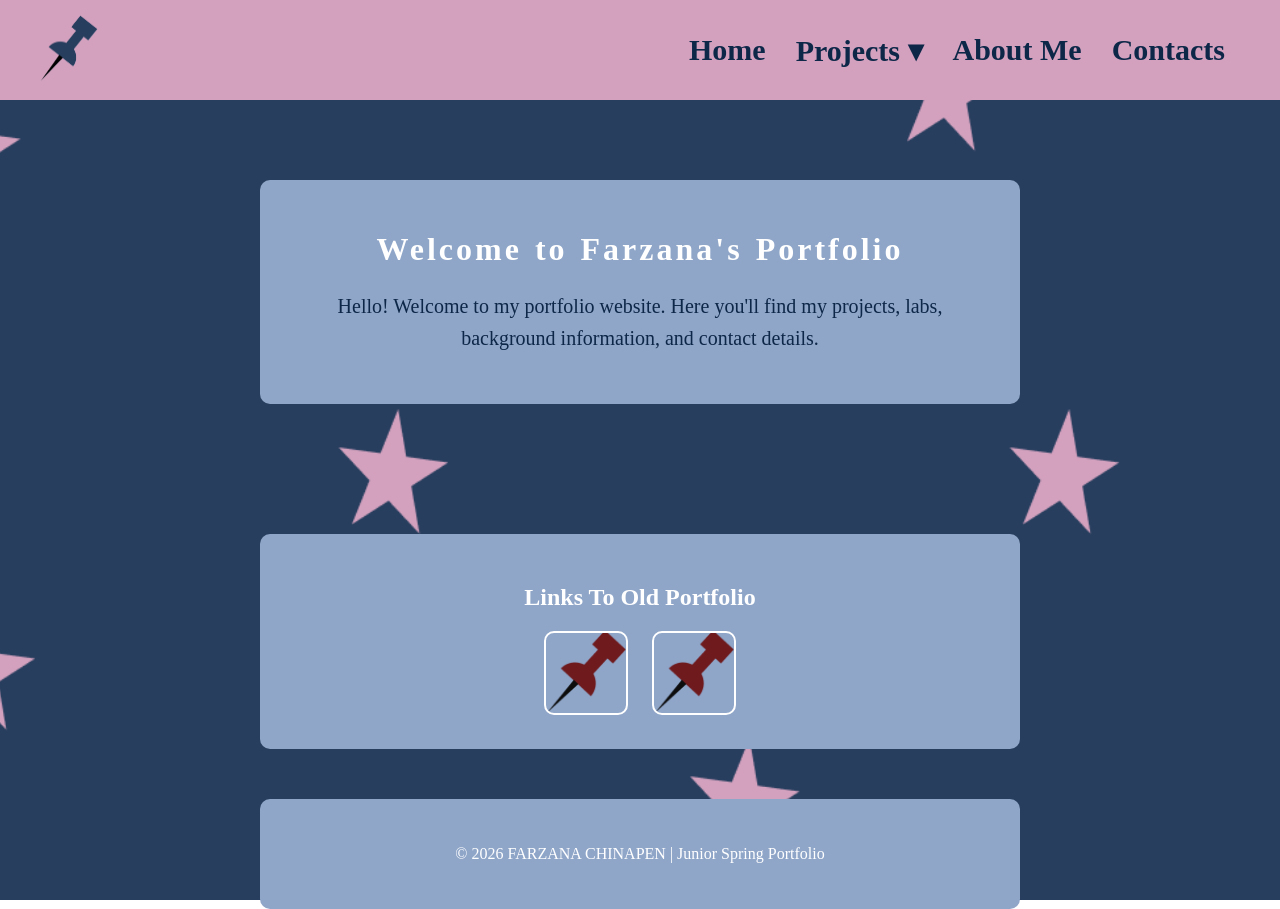
<file: index.html>
<!DOCTYPE html>
<html>
  <head>
    <title>FARZANA CHINAPEN ~ JUNIOR SPRING PORTFOLIO</title>
    <link rel="stylesheet" href="home.css">
    <link rel="icon" type="image/x-icon" href="Favicon-pin.png" />
  </head>
  <body>
    <nav>
      <div class="logo">
        <img src="Favicon-pin.png" alt="Logo" width="60px">
      </div>

      <ul>
        <li><a href="index.html">Home</a></li>

        <li class="dropdown">
          <a href="projects.html">Projects ▾</a>

          <ul class="dropdown-menu">
            <li><a href="unity-projects.html">Unity Projects</a></li>
            <li><a href="labs.html">Labs</a></li>
          </ul>
        </li>

        <li><a href="about.html">About Me</a></li>
        <li><a href="contact.html">Contacts</a></li>
      </ul>
    </nav>

    <div class="container">
      <div class="card">
        <h1>Welcome to Farzana's Portfolio</h1>
        <p>
          Hello! Welcome to my portfolio website.
          Here you'll find my projects, labs,
          background information, and contact details.
        </p>
      </div>
    </div>

 <!-- QUICK LINKS CARD (optional) -->
    <div class="container">
    <section class="resource-card">
      <h2>Links To Old Portfolio</h2>

      <div class="skill-images">
        <!-- Old portfolio -->
        <a href="https://farzanac.github.io/FC_Junior_Portfolio/" target="_blank" rel="noopener">
          <div class="picture">
            <img src="redpindecor.png" class="link-pic" alt="Old Portfolio"/>
          </div>
        </a>
      

        <a href="https://thomas-a-edison-cte-hs.github.io/farzanac/" target="_blank" rel="noopener">
          <div class="picture">
            <img src="redpindecor.png" class="link-pic" alt="Old Portfolio" />
          </div>
        </a>
        </div>
        </div>



  <!-- FOOTER -->
  <footer class="resource-card">
    <p>© <span id="year"></span> FARZANA CHINAPEN | Junior Spring Portfolio</p>
  </footer>

  <script>
    // Auto-updates the year in the footer
    document.getElementById("year").textContent = new Date().getFullYear();
  </script>

</body>
</html>
</file>
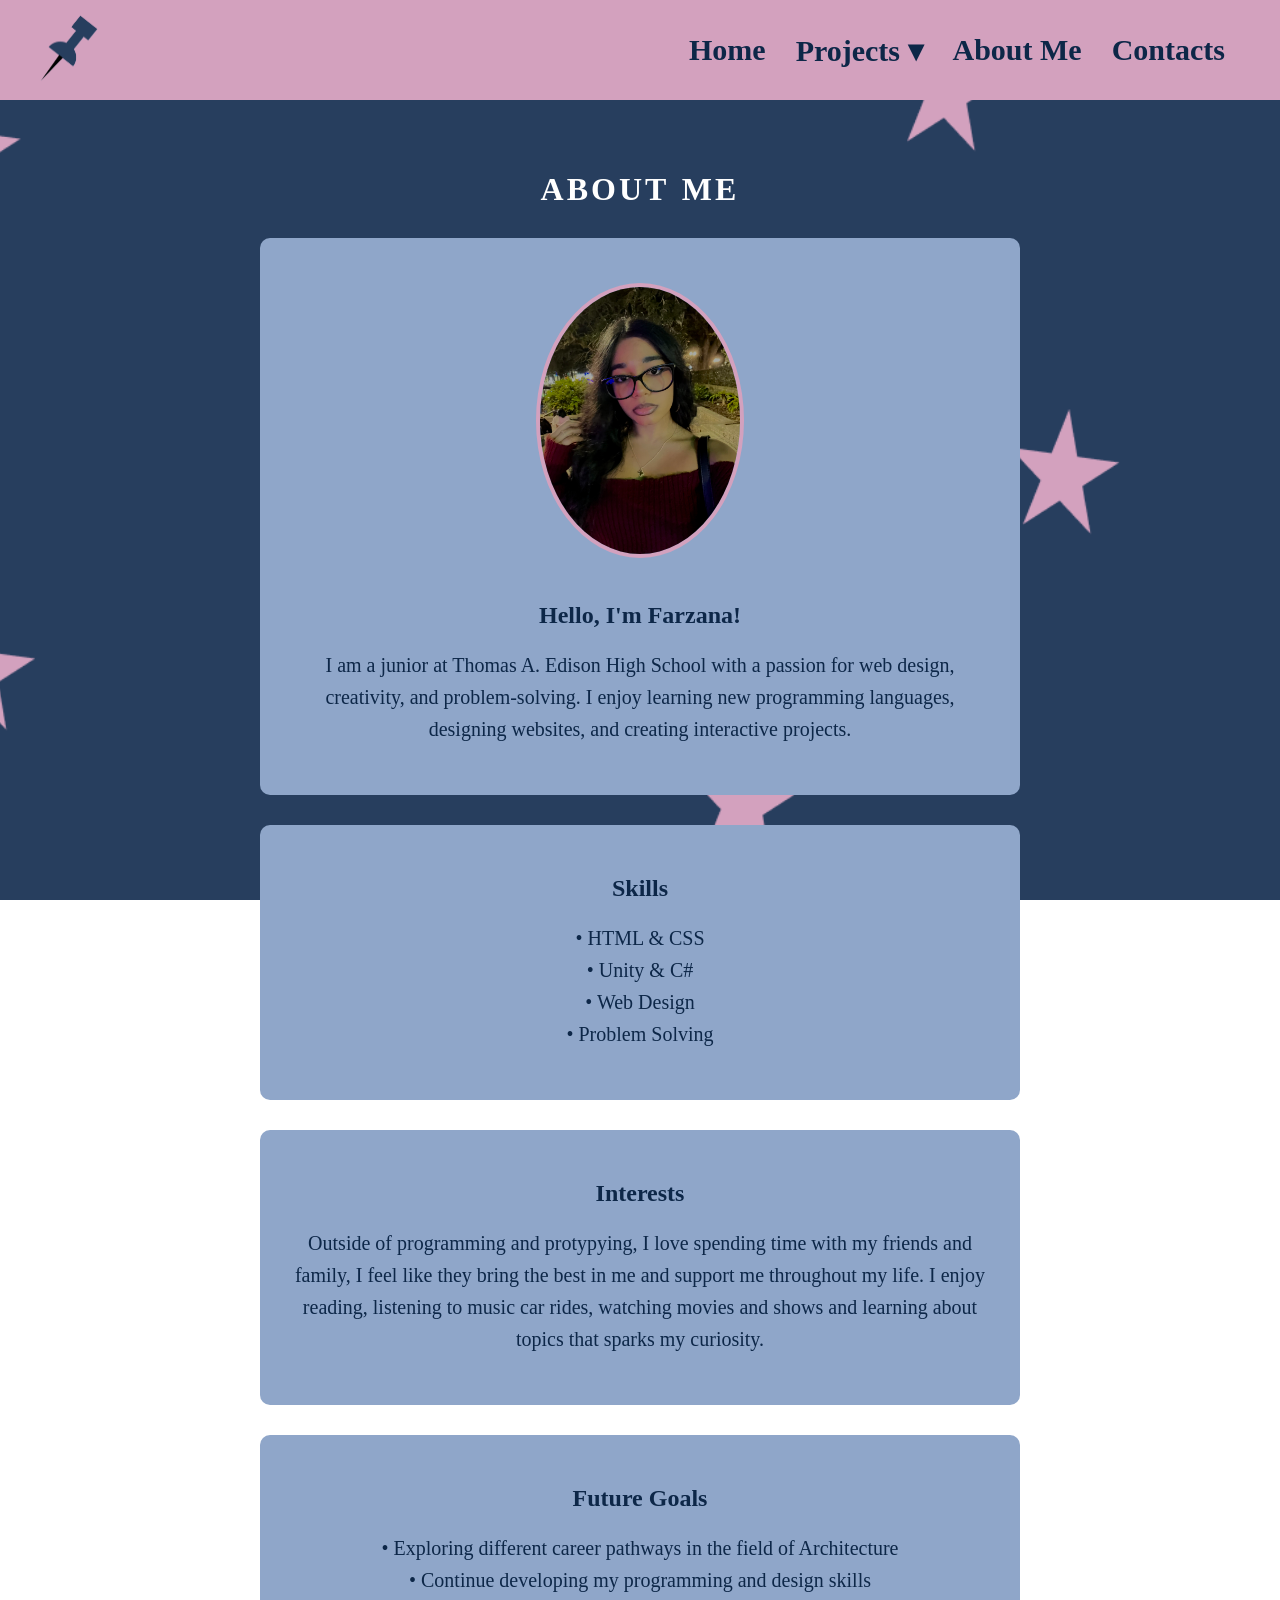
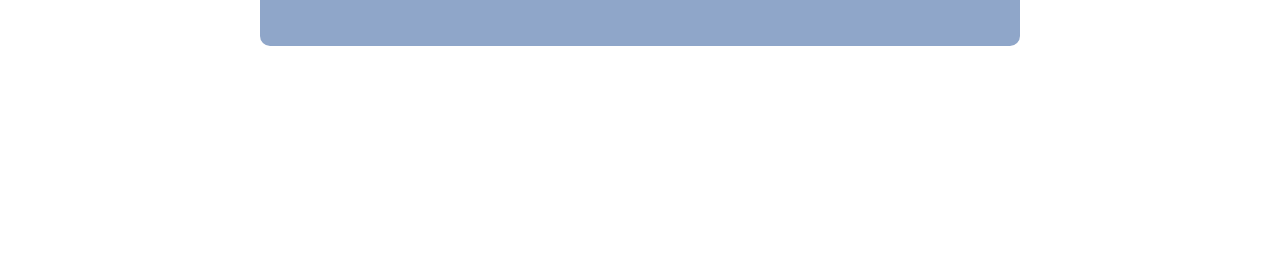
<file: about.html>
<!DOCTYPE html>
<html>
<head>
    <title>ABOUT ME | FARZANA CHINAPEN</title>
    <link rel="stylesheet" href="home.css">
    <link rel="icon" type="image/x-icon" href="Favicon-pin.png">
</head>

<body>

<nav>
    <div class="logo">
        <img src="Favicon-pin.png" alt="Logo" width="60px">
    </div>

    <ul>
        <li><a href="index.html">Home</a></li>

        <li class="dropdown">
            <a href="projects.html">Projects ▾</a>

            <ul class="dropdown-menu">
                <li><a href="unity-projects.html">Unity Projects</a></li>
                <li><a href="labs.html">Labs</a></li>
            </ul>
        </li>

        <li><a href="about.html">About Me</a></li>
        <li><a href="contact.html">Contacts</a></li>
    </ul>
</nav>

<div class="container">

    <h1>ABOUT ME</h1>

    <div class="card">

        <img src="profile.jpeg"
             alt="Farzana Chinapen"
             width="200px">

        <h2>Hello, I'm Farzana!</h2>

        <p>
            I am a junior at Thomas A. Edison High School with a passion
            for web design, creativity, and problem-solving.
            I enjoy learning new programming languages,
            designing websites, and creating interactive projects.
        </p>

    </div>

    <div class="card">

        <h2>Skills</h2>

        <p>
            • HTML & CSS<br>
            • Unity & C#<br>
            • Web Design<br>
            • Problem Solving
        </p>

    </div>

    <div class="card">

        <h2>Interests</h2>

        <p>
            Outside of programming and protypying, I love spending time with my friends and family, I feel like they bring the best in me and support me throughout my life. I enjoy reading, listening to music car rides, watching movies and shows and learning about topics that sparks my curiosity.   
        </p>

    </div>

    <div class="card">

        <h2>Future Goals</h2>

        <p>
            • Exploring different career pathways in the field of Architecture<br>
            • Continue developing my programming and design skills<br>
            
        </p>

    </div>

</div>

<footer>
    <p>© <span id="year"></span> FARZANA CHINAPEN | Junior Spring Portfolio</p>
</footer>

<script>
document.getElementById("year").textContent =
new Date().getFullYear();
</script>

</body>
</html>
</file>
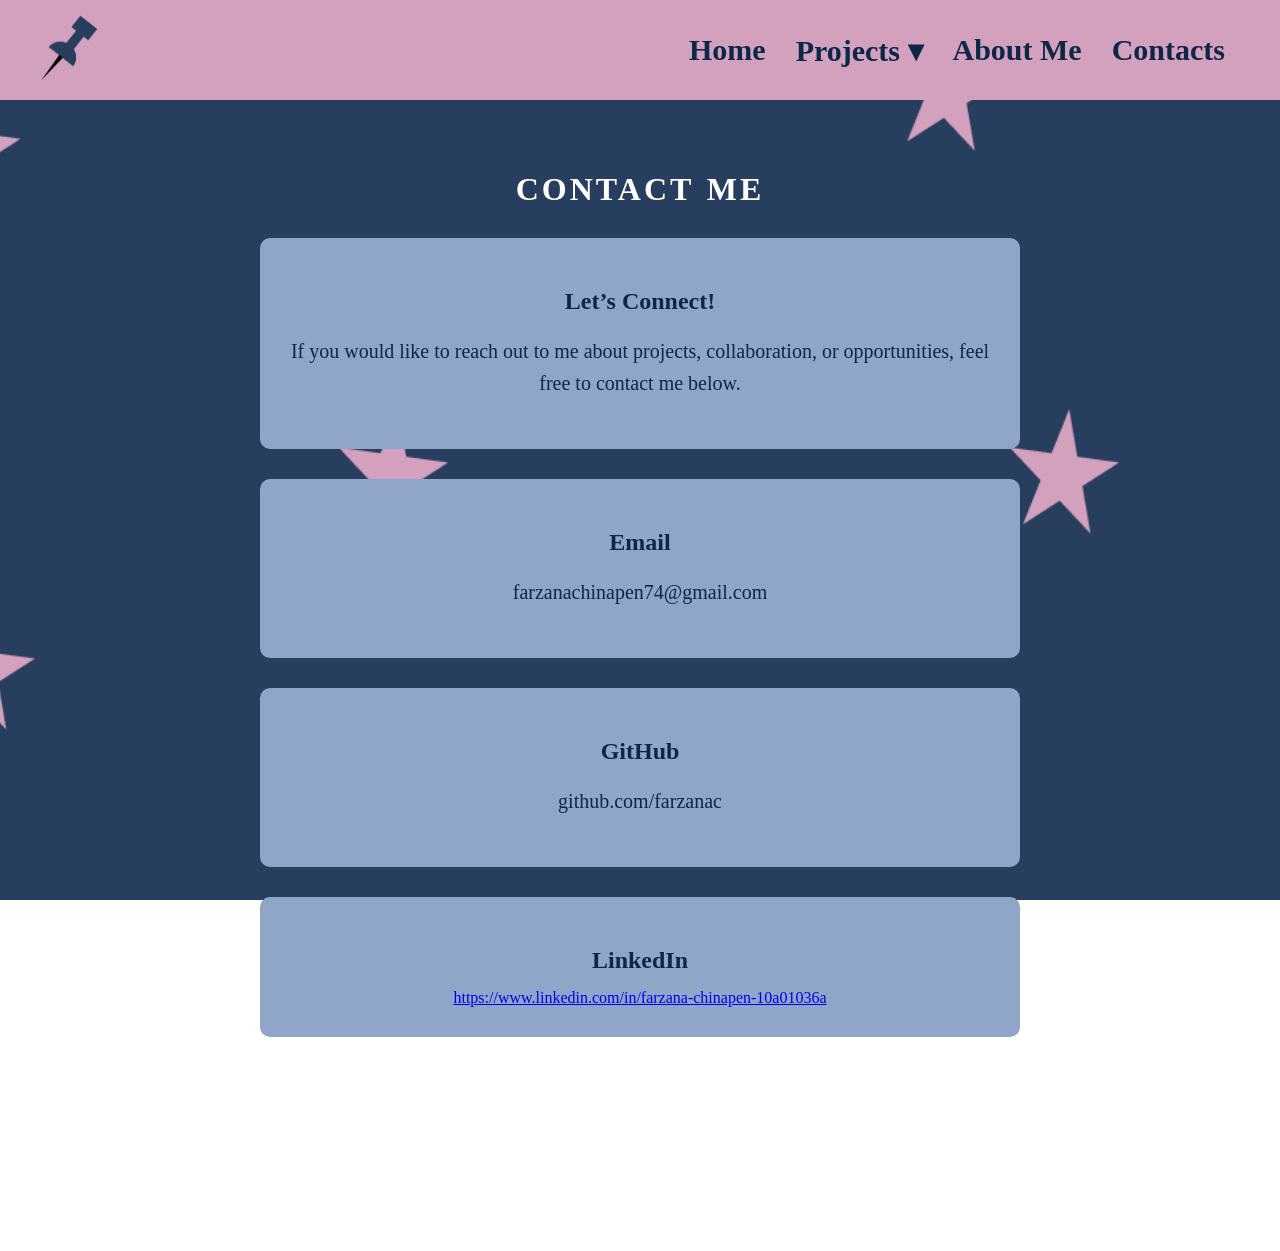
<file: contact.html>
<!DOCTYPE html>
<html>
<head>
    <title>Contact | FARZANA CHINAPEN</title>
    <link rel="stylesheet" href="home.css">
    <link rel="icon" type="image/x-icon" href="Favicon-pin.png">
</head>

<body>

<nav>
    <div class="logo">
        <img src="Favicon-pin.png" alt="Logo" width="60px">
    </div>

    <ul>
        <li><a href="index.html">Home</a></li>

        <li class="dropdown">
            <a href="projects.html">Projects ▾</a>

            <ul class="dropdown-menu">
                <li><a href="unity-projects.html">Unity Projects</a></li>
                <li><a href="labs.html">Labs</a></li>
            </ul>
        </li>

        <li><a href="about.html">About Me</a></li>
        <li><a href="contact.html">Contacts</a></li>
    </ul>
</nav>

<div class="container">

    <h1>CONTACT ME</h1>

    <div class="card">

        <h2>Let’s Connect!</h2>

        <p>
            If you would like to reach out to me about projects,
            collaboration, or opportunities, feel free to contact me below.
        </p>

    </div>

    <div class="card">

        <h2> Email</h2>
        <p>farzanachinapen74@gmail.com</p>
    </div>

    <div class="card">

        <h2> GitHub</h2>
        <p>    github.com/farzanac</p>
    </div>

    <div class="card">

        <h2> LinkedIn</h2>
        <a href="https://www.linkedin.com/in/farzana-chinapen-10a01036a" target="_blank">
            https://www.linkedin.com/in/farzana-chinapen-10a01036a
        </a>
    </div>

</div>

<footer>
    <p>© <span id="year"></span> FARZANA CHINAPEN | Junior Fall Portfolio</p>
</footer>

<script>
document.getElementById("year").textContent =
new Date().getFullYear();
</script>

</body>
</html>
</file>
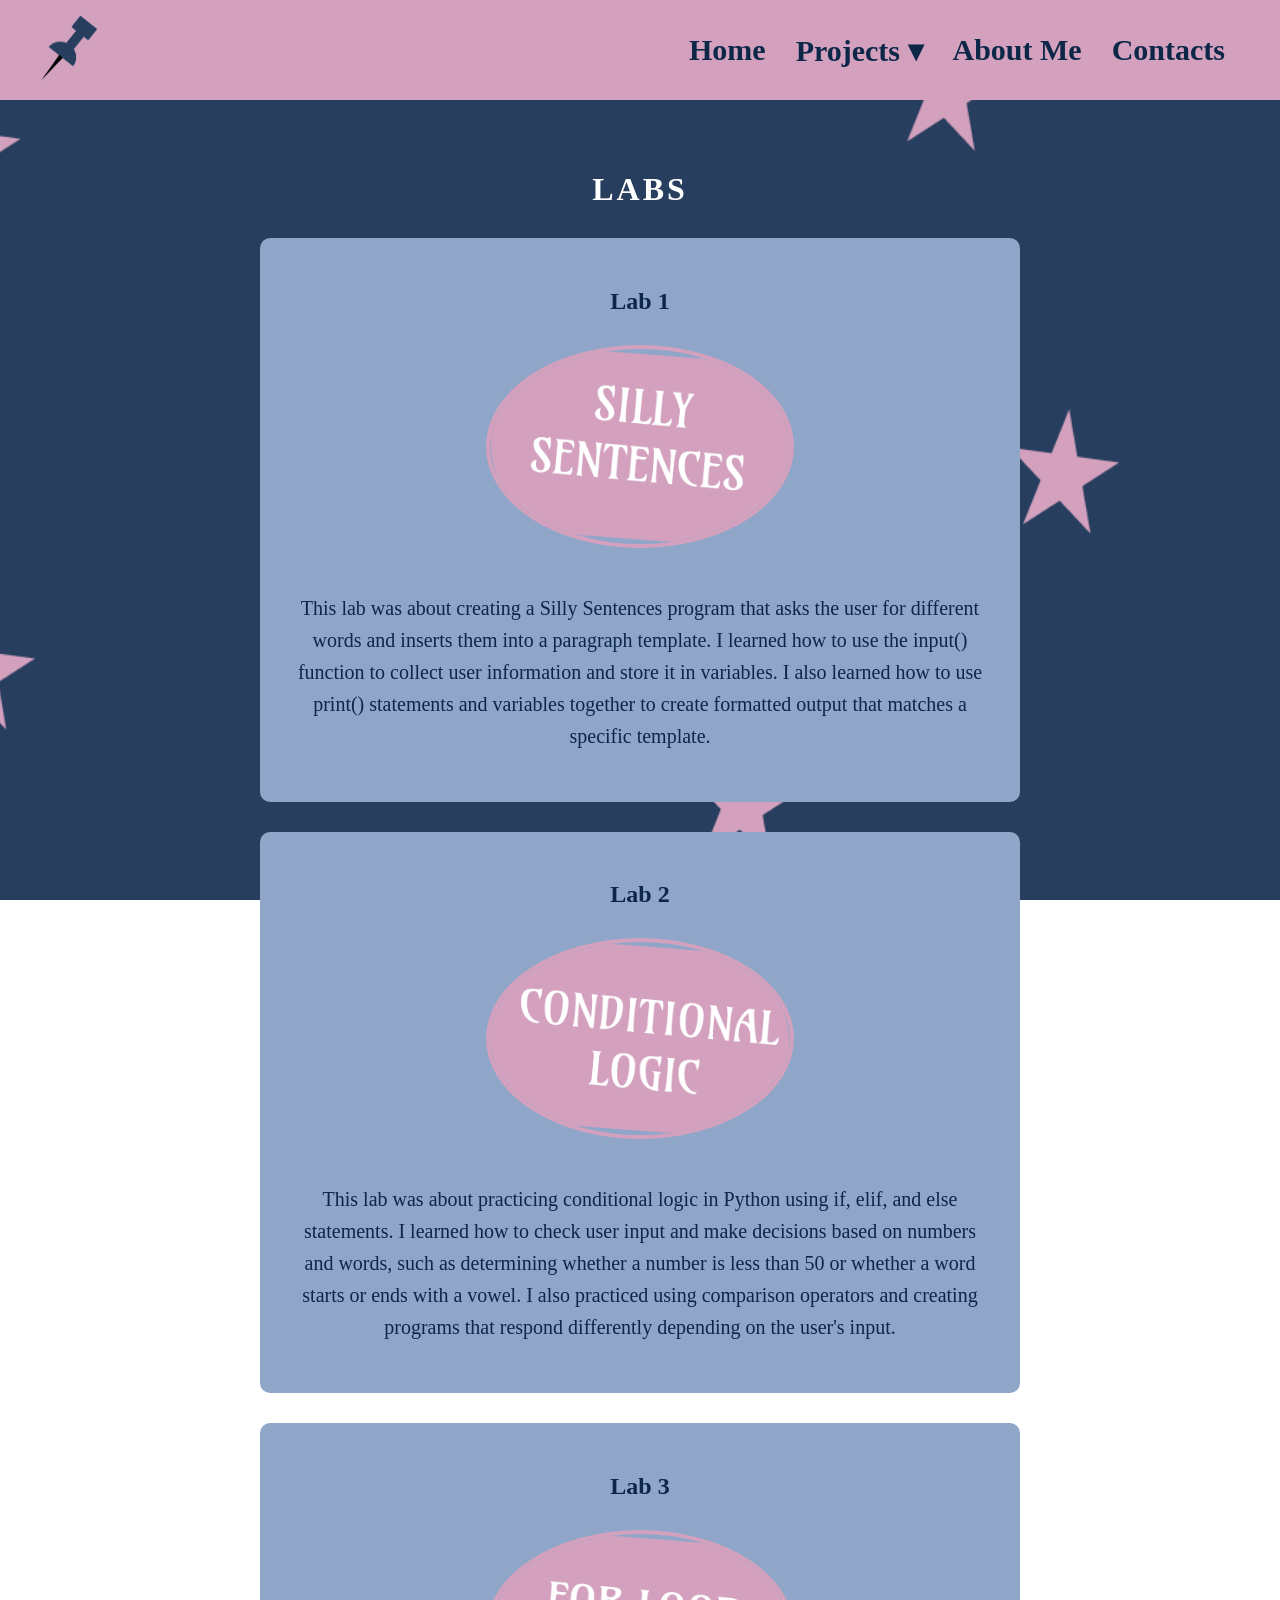
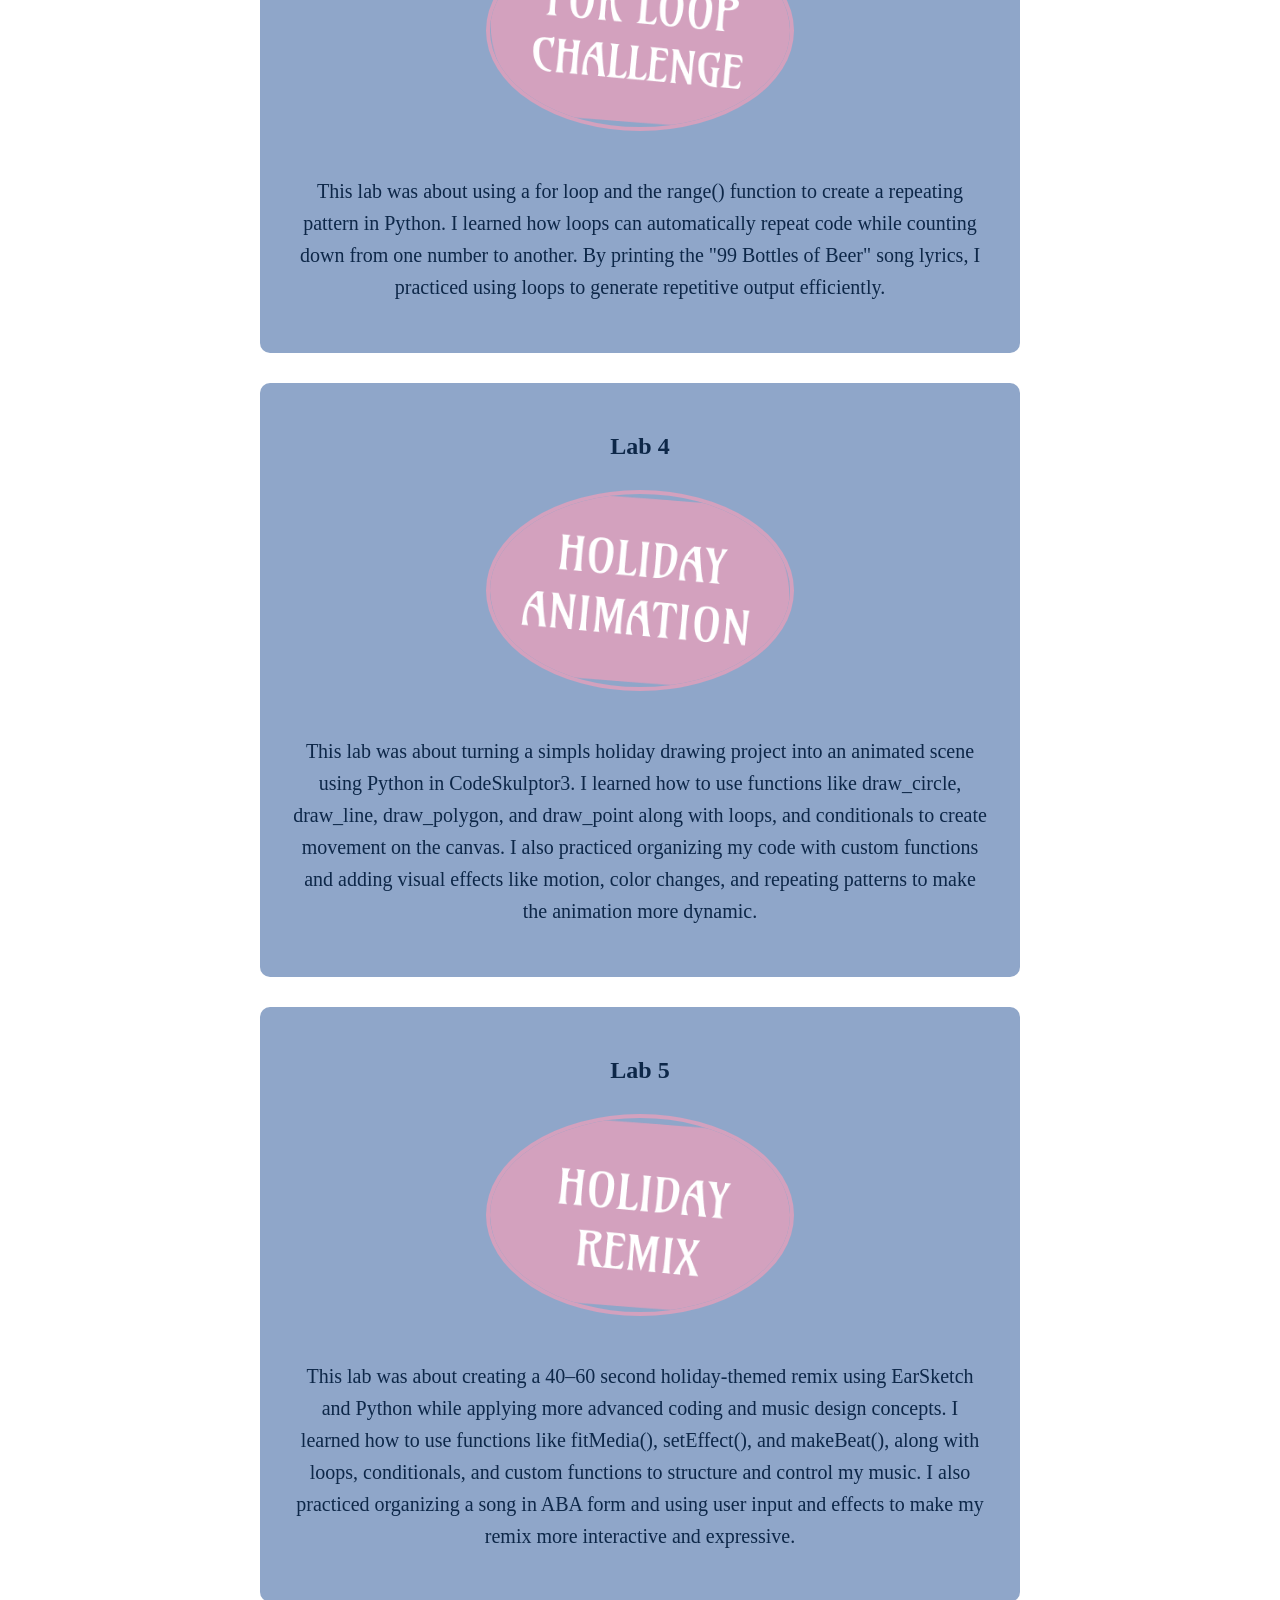
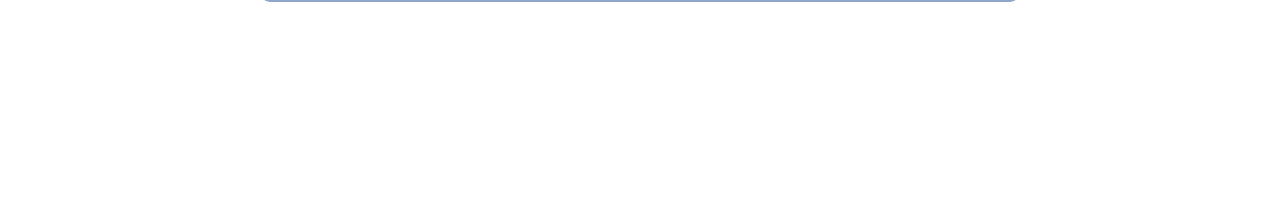
<file: labs.html>
<!DOCTYPE html>
<html>
<head>
    <title>LABS | FARZANA CHINAPEN</title>
    <link rel="stylesheet" href="home.css">
    <link rel="icon" type="image/x-icon" href="Favicon-pin.png">
</head>

<body>

<nav>
    <div class="logo">
        <img src="Favicon-pin.png" alt="Logo" width="60px">
    </div>

    <ul>
        <li><a href="index.html">Home</a></li>

        <li class="dropdown">
            <a href="projects.html">Projects ▾</a>

            <ul class="dropdown-menu">
                <li><a href="unity-projects.html">Unity Projects</a></li>
                <li><a href="labs.html">Labs</a></li>
            </ul>
        </li>

        <li><a href="about.html">About Me</a></li>
        <li><a href="contact.html">Contacts</a></li>
    </ul>
</nav>

<div class="container">

    <h1>LABS</h1>

    <div class="card">

        <h2>Lab 1</h2>
        <a href="https://py3.codeskulptor.org/#user310_geH96MvYOp_0.py" target="_blank">
        <img src="lab1.png" alt="Labs" width="300 px">
        </a>
        <p>
           This lab was about creating a Silly Sentences program that asks the user for different words and inserts them into a paragraph template. I learned how to use the input() function to collect user information and store it in variables. I also learned how to use print() statements and variables together to create formatted output that matches a specific template.

        </p>

    </div>

    <div class="card">

        <h2>Lab 2</h2>
        <a href="https://py3.codeskulptor.org/#user310_cbtzElTVl4_0.py" target="_blank">
        <img src="lab2.png" alt="Labs" width="300 px">
        </a>
        <p>
           This lab was about practicing conditional logic in Python using if, elif, and else statements. I learned how to check user input and make decisions based on numbers and words, such as determining whether a number is less than 50 or whether a word starts or ends with a vowel. I also practiced using comparison operators and creating programs that respond differently depending on the user's input.

        </p>

    </div>

    <div class="card">

        <h2>Lab 3</h2>
        <a href="https://py3.codeskulptor.org/#user310_qhuckOm7NF_0.py" target="_blank">
        <img src="lab3.png" alt="Labs" width="300 px">
        </a>
        <p>
            This lab was about using a for loop and the range() function to create a repeating pattern in Python. I learned how loops can automatically repeat code while counting down from one number to another. By printing the "99 Bottles of Beer" song lyrics, I practiced using loops to generate repetitive output efficiently.

        </p>

    </div>

    <div class="card">

        <h2>Lab 4</h2>
        <a href="https://py3.codeskulptor.org/#user310_yk8yS16RvN_4.py" target="_blank">
        <img src="lab4.png" alt="Labs" width="300 px">
        </a>
        <p>
            This lab was about turning a simpls holiday drawing project into an animated scene using Python in CodeSkulptor3. I learned how to use functions like draw_circle, draw_line, draw_polygon, and draw_point along with loops, and conditionals to create movement on the canvas. I also practiced organizing my code with custom functions and adding visual effects like motion, color changes, and repeating patterns to make the animation more dynamic.

        </p>

    </div>

    <div class="card">

        <h2>Lab 5</h2>
        <a href="https://earsketch.gatech.edu/earsketch2/?sharing=SzsWhoKjVgKT1JLW42o2Dg" target="_blank">
        <img src="lab5.png" alt="Labs" width="300 px">
        </a>
        <p>
            This lab was about creating a 40–60 second holiday-themed remix using EarSketch and Python while applying more advanced coding and music design concepts. I learned how to use functions like fitMedia(), setEffect(), and makeBeat(), along with loops, conditionals, and custom functions to structure and control my music. I also practiced organizing a song in ABA form and using user input and effects to make my remix more interactive and expressive.

        </p>

    </div>

</div>

<footer>
    <p>© <span id="year"></span> FARZANA CHINAPEN | Junior Spring Portfolio</p>
</footer>

<script>
document.getElementById("year").textContent =
new Date().getFullYear();
</script>

</body>
</html>
</file>
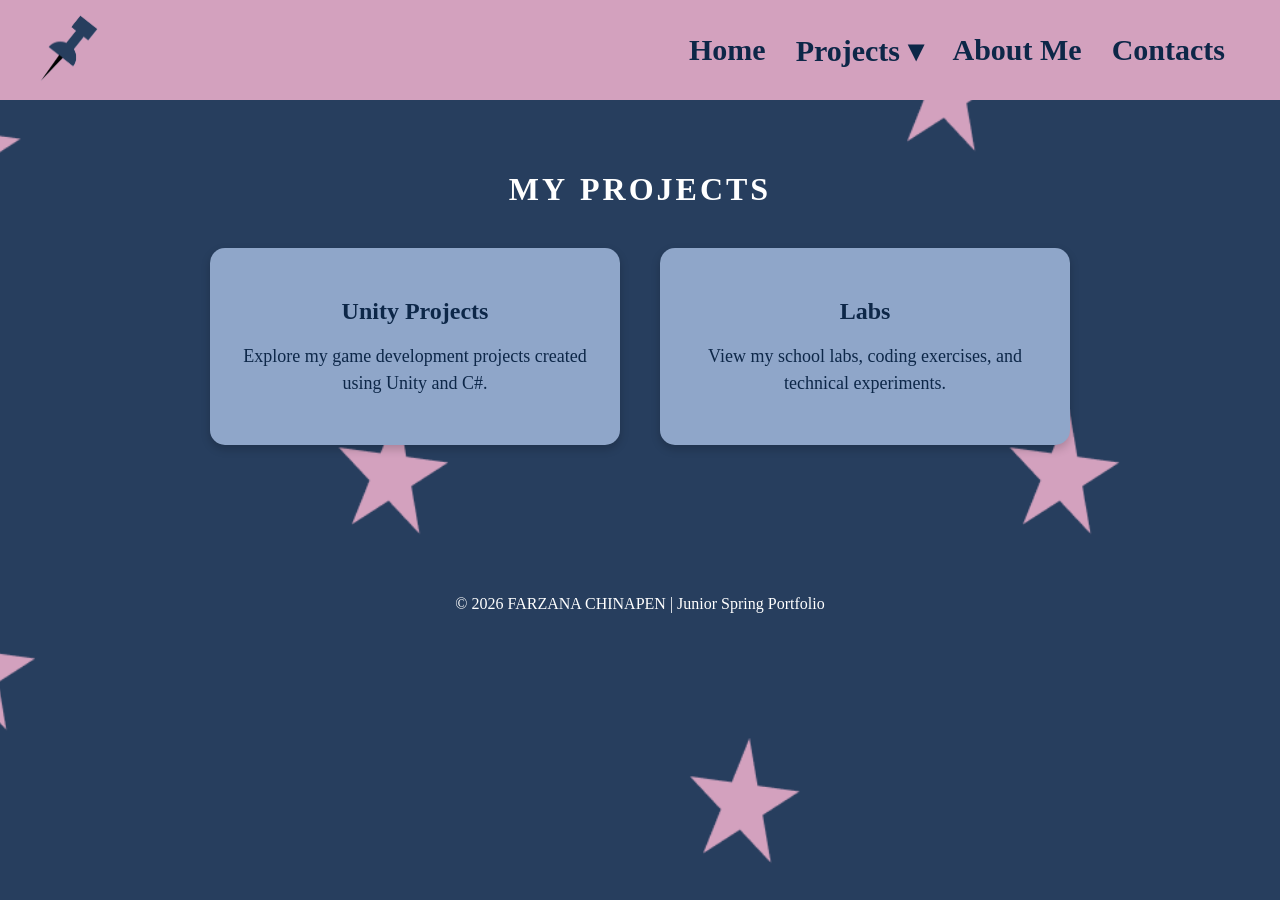
<file: projects.html>
<!DOCTYPE html>
<html>
<head>
    <title>PROJECTS | FARZANA CHINAPEN</title>
    <link rel="stylesheet" href="home.css">
    <link rel="icon" type="image/x-icon" href="Favicon-pin.png" />
</head>

<body>

<nav>
    <div class="logo">
        <img src="Favicon-pin.png" alt="Logo" width="60px">
    </div>

    <ul>
        <li><a href="index.html">Home</a></li>

        <li class="dropdown">
            <a href="projects.html">Projects ▾</a>

            <ul class="dropdown-menu">
                <li><a href="unity-projects.html">Unity Projects</a></li>
                <li><a href="labs.html">Labs</a></li>
            </ul>
        </li>

        <li><a href="about.html">About Me</a></li>
        <li><a href="contact.html">Contacts</a></li>
    </ul>
</nav>

<div class="container">

    <h1>MY PROJECTS</h1>

    <div class="project-grid">

        <a href="unity-projects.html" class="project-card">
            <h2> Unity Projects</h2>
            <p>
                Explore my game development projects
                created using Unity and C#.
            </p>
        </a>

        <a href="labs.html" class="project-card">
            <h2> Labs</h2>
            <p>
                View my school labs, coding exercises,
                and technical experiments.
            </p>
        </a>

    </div>

</div>

<footer>
    <p>© <span id="year"></span> FARZANA CHINAPEN | Junior Spring Portfolio</p>
</footer>

<script>
document.getElementById("year").textContent =
new Date().getFullYear();
</script>

</body>
</html>
</file>
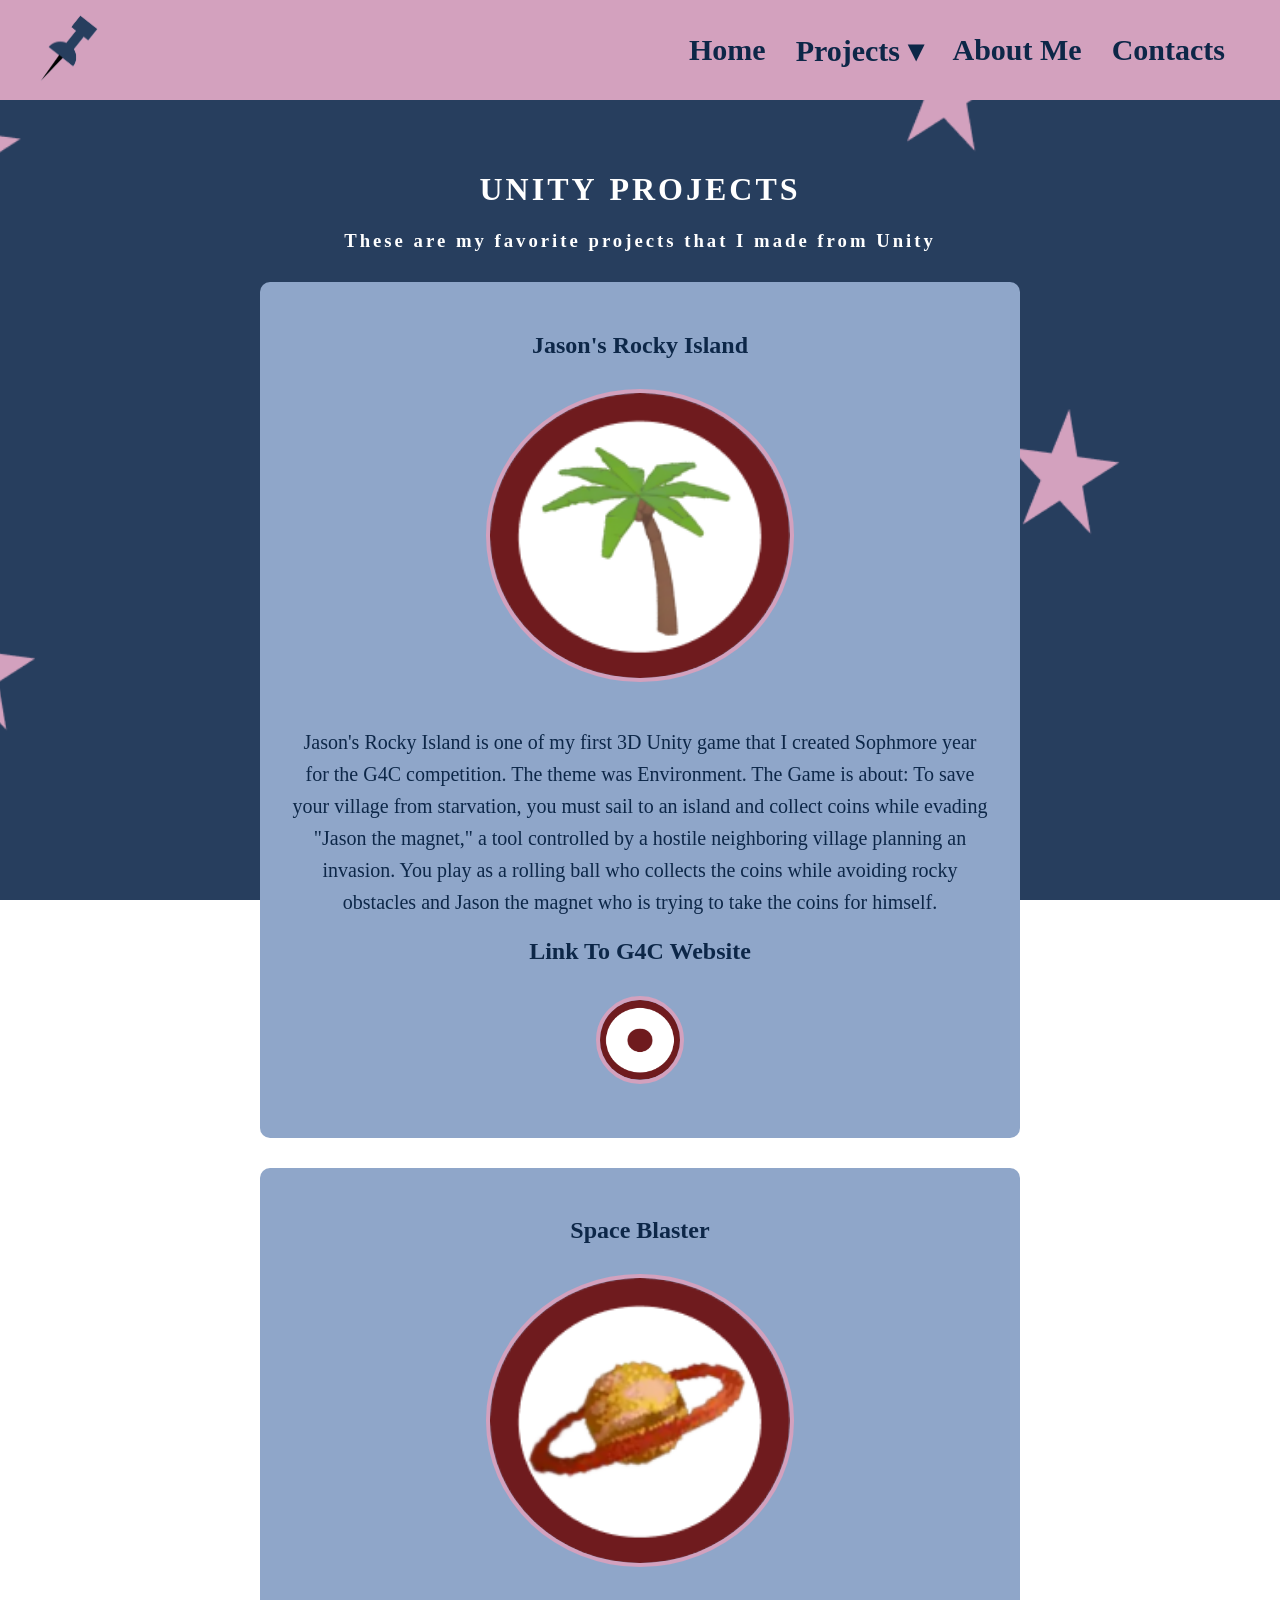
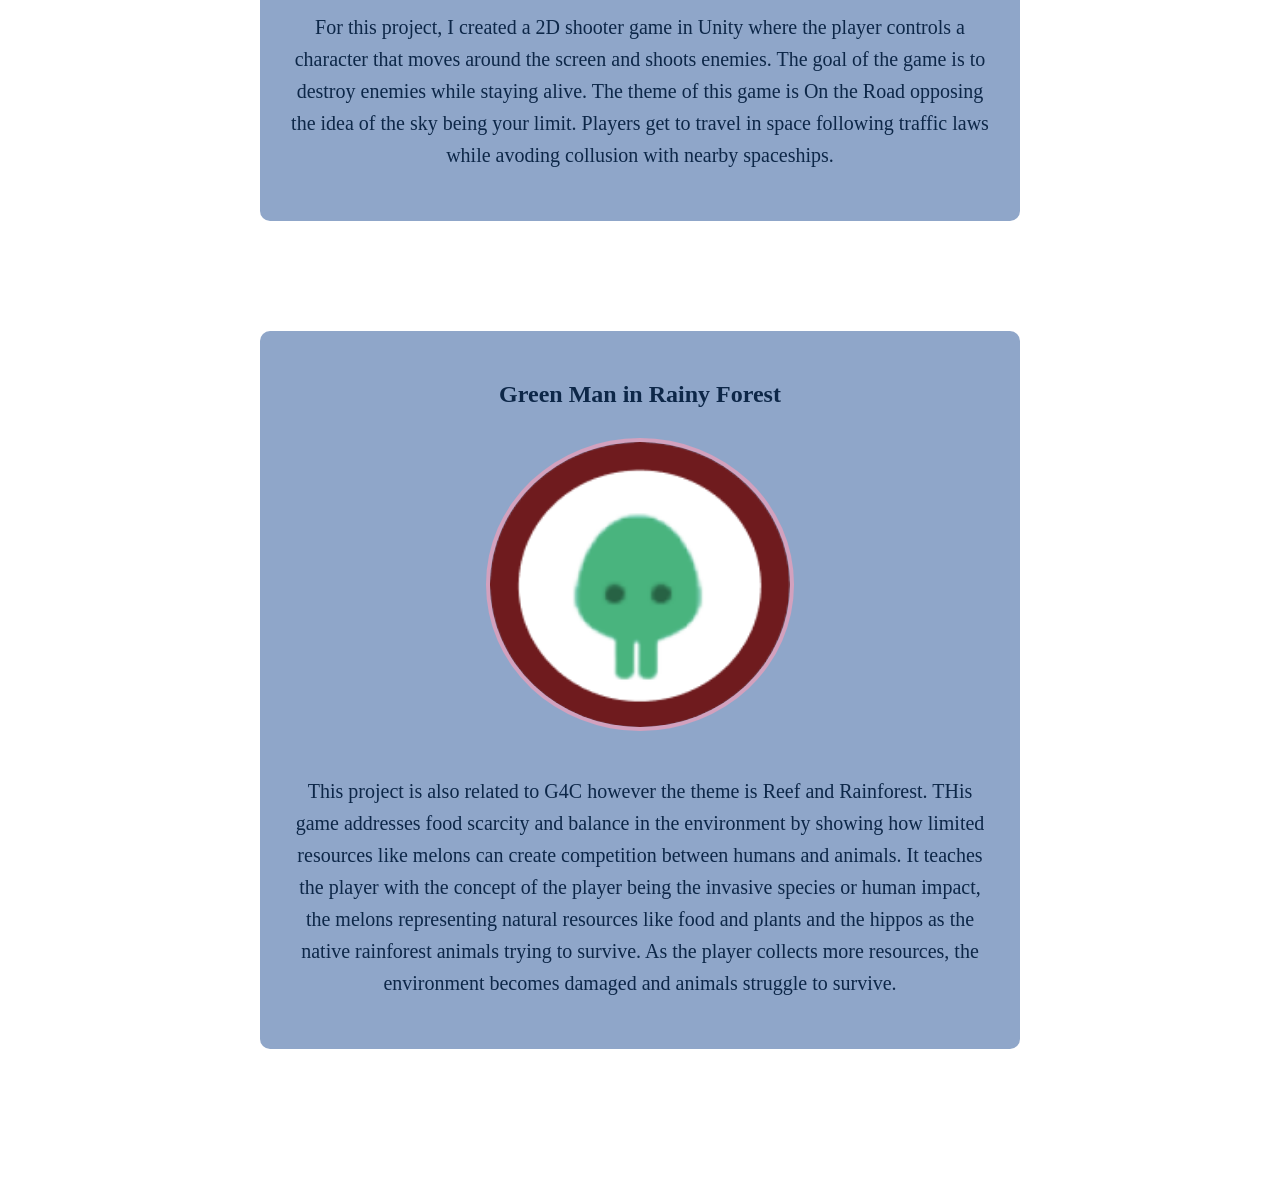
<file: unity-projects.html>
<!DOCTYPE html>
<html>
<head>
    <title>UNITY PROJECTS | FARZANA CHINAPEN</title>
    <link rel="stylesheet" href="home.css">
    <link rel="icon" type="image/x-icon" href="Favicon-pin.png">
</head>
 
<body>

<nav>
    <div class="logo">
        <img src="Favicon-pin.png" alt="Logo" width="60px">
    </div>

    <ul>
        <li><a href="index.html">Home</a></li>

        <li class="dropdown">
            <a href="projects.html">Projects ▾</a>

            <ul class="dropdown-menu">
                <li><a href="unity-projects.html">Unity Projects</a></li>
                <li><a href="labs.html">Labs</a></li>
            </ul>
        </li>

        <li><a href="about.html">About Me</a></li>
        <li><a href="contact.html">Contacts</a></li>
    </ul>
</nav>

<div class="container">

    <h1>UNITY PROJECTS</h1>
    <h3>These are my favorite projects that I made from Unity</h3>
    
    
    <div class="card">

        <h2>Jason's Rocky Island</h2>

        <a href="https://play.unity.com/en/games/b03e0c43-81eb-4e0f-8c4e-d1a6e9b284c5/jasons-rocky-island" target="_blank">
        <img src="project1.png" alt="Unity Project" width="300px">
        </a>

        <p>
            Jason's Rocky Island is one of my first 3D Unity game that I created Sophmore year for the G4C competition. The theme was Environment. The Game is about: To save your village from starvation, you must sail to an island and collect coins while evading "Jason the magnet," a tool controlled by a hostile neighboring village planning an invasion. You play as a rolling ball who collects the coins while avoiding rocky obstacles and Jason the magnet who is trying to take the coins for himself.
        </p>
      <h2>Link To G4C Website</h2>

      <div class="skill-images">
    
        <a href="https://farzanac.github.io/G4C/" target="_blank" rel="noopener">
          <div class="picture">
            <img class="link-pic" src="onedottarget.png" alt="G4C Website" width="10px"/>
          </div>
        </a>
        
    </div>
    </div> <!-- closes Jason's Rocky Island card -->

    <div class="card">

        <h2>Space Blaster</h2>

       <a href="https://play.unity.com/en/games/8d9938a0-3095-47ea-82a6-341aad0bd41c/space-blastersfc" target="_blank">
        <img src="project2.png" alt="Unity Project" width="300px">
        </a>

        <p>
            For this project, I created a 2D shooter game in Unity where the player controls a character that moves around the screen and shoots enemies. The goal of the game is to destroy enemies while staying alive. The theme of this game is On the Road opposing the idea of the sky being your limit. Players get to travel in space following traffic laws while avoding collusion with nearby spaceships.
        </p>

    </div>

</div>

    <div class="card">

        <h2>Green Man in Rainy Forest</h2>

       <a href="https://play.unity.com/en/games/893878f3-9fe1-443c-a577-d378ee3a68fd/green-man-in-the-rainy-forest" target="_blank">
        <img src="project3.png" alt="Unity Project" width="300px">
        </a>

        <p>
            This project is also related to G4C however the theme is Reef and Rainforest. THis game addresses food scarcity and balance in the environment by showing how limited resources like melons can create competition between humans and animals. It teaches the player with the concept of the player being the invasive species or human impact, the melons representing natural resources like food and plants and the hippos as the native rainforest animals trying to survive. As the player collects more resources, the environment becomes damaged and animals struggle to survive.
        </p>

    </div>

</div>

<footer>
    <p>© <span id="year"></span> FARZANA CHINAPEN | Junior Spring Portfolio</p>
</footer>

<script>
document.getElementById("year").textContent =
new Date().getFullYear();
</script>

</body>
</html>
</file>
<file: home.css>
body{
  font-family:fantasy;
  color: #ffffff;
  margin:0;
  background-image:url("2nd\ Sample\ background.png");
  background-size: cover;
  background-position: center;
  background-repeat: no-repeat;
  background-attachment: fixed;
}
h1 {
  letter-spacing:3px;
  word-spacing: 2px;
}
h3 {
  letter-spacing:3px;
}

nav a{
  text-decoration:none;
  margin:0 15px;
}

.container{
  padding:50px;
  text-align:center;
}

.card{
  background:#8FA6C9;
  padding:30px;
  max-width:700px;
  margin:auto;
  border-radius:10px;
}

.resource-card {
  background-color: #8FA6C9;
  padding: 30px;
  max-width:700px;
  margin: auto;
  border-radius: 10px;
}
nav{
  background:#D3A1BE;
  height:100px;
  display:flex;
  justify-content:space-between;
  align-items:center;
  padding:0 40px;
}

.logo{
  font-size:32px;
}

nav ul{
  list-style:none;
  display:flex;
  align-items:center;
 
}

nav ul li{
  position:relative;
}

nav a{
  color:#0d2748;
  text-decoration:none;
  font-size:30px;
  font-weight:bold;
  transition:.3s;
}

nav a:hover{
  color:#bcd7ff;
}


/* Dropdown */

.dropdown-menu{
  position:absolute;
  top:45px;
  left:0;
  background:#889bb8;
  min-width:220px;
  border-radius:12px;
  display:none;
  flex-direction:column;
  padding:10px 0;
  z-index:1000;
}

.dropdown-menu li{
  width:100%;
}

.dropdown-menu a{
  display:block;
  padding:12px 20px;
  font-size:18px;
}

.dropdown-menu a:hover{
  background:#8FA6C9;
}

.dropdown:hover .dropdown-menu{
  display:flex;
}
 
footer{
    text-align:center;
    margin-top:100px;
    color:white;
}

.project-grid{
    display:flex;
    justify-content:center;
    gap:40px;
    flex-wrap:wrap;
    margin-top:40px;
}

.project-card{
    background:#8FA6C9;
    width:350px;
    padding:30px;
    border-radius:15px;
    text-decoration:none;
    color:#0d2748;
    transition:0.3s;
    box-shadow:0 4px 10px rgba(0,0,0,0.2);
}

.project-card:hover{
    transform:translateY(-8px);
    background:#b8c8e0;
}

.project-card h2{
    margin-bottom:15px;
    text-align:center;
}

.project-card p{
    font-size:18px;
    line-height:1.5;
}

.card img{
    margin-top:15px;
    margin-bottom:15px;
    border-radius:10px;
    max-width:100%;
}

.card h2{
    color:#0d2748;
    margin-bottom:15px;
}

.card p{
    color:#0d2748;
    font-size:18px;
    line-height:1.6;
}


.skill-images {
  display: flex;
  justify-content: center;
  gap: 1.5em;
  margin-top: 1em;
}

.picture {
  transition: transform 0.2s ease;
}
.picture:hover {
  transform: scale(1.05);
}

.link-pic {
  height: 80px;
  width: 80px;
  border-radius: 10px;
  border: 2px solid white;
  object-fit: cover;
}


.card{
  background:#8FA6C9;
  padding:30px;
  max-width:700px;
  margin:30px auto;
  border-radius:10px;
  text-align:center;
}

.card h2{
  color:#0d2748;
  margin-bottom:15px;
}

.card p{
  color:#0d2748;
  font-size:20px;
  line-height:1.6;
}

.card img{
  border-radius:50%;
  margin-bottom:20px;
  border:4px solid #D3A1BE;
}

.card p{
  font-size:20px;
  color:#0d2748;
}

.card h2{
  color:#0d2748;
}
</file>
